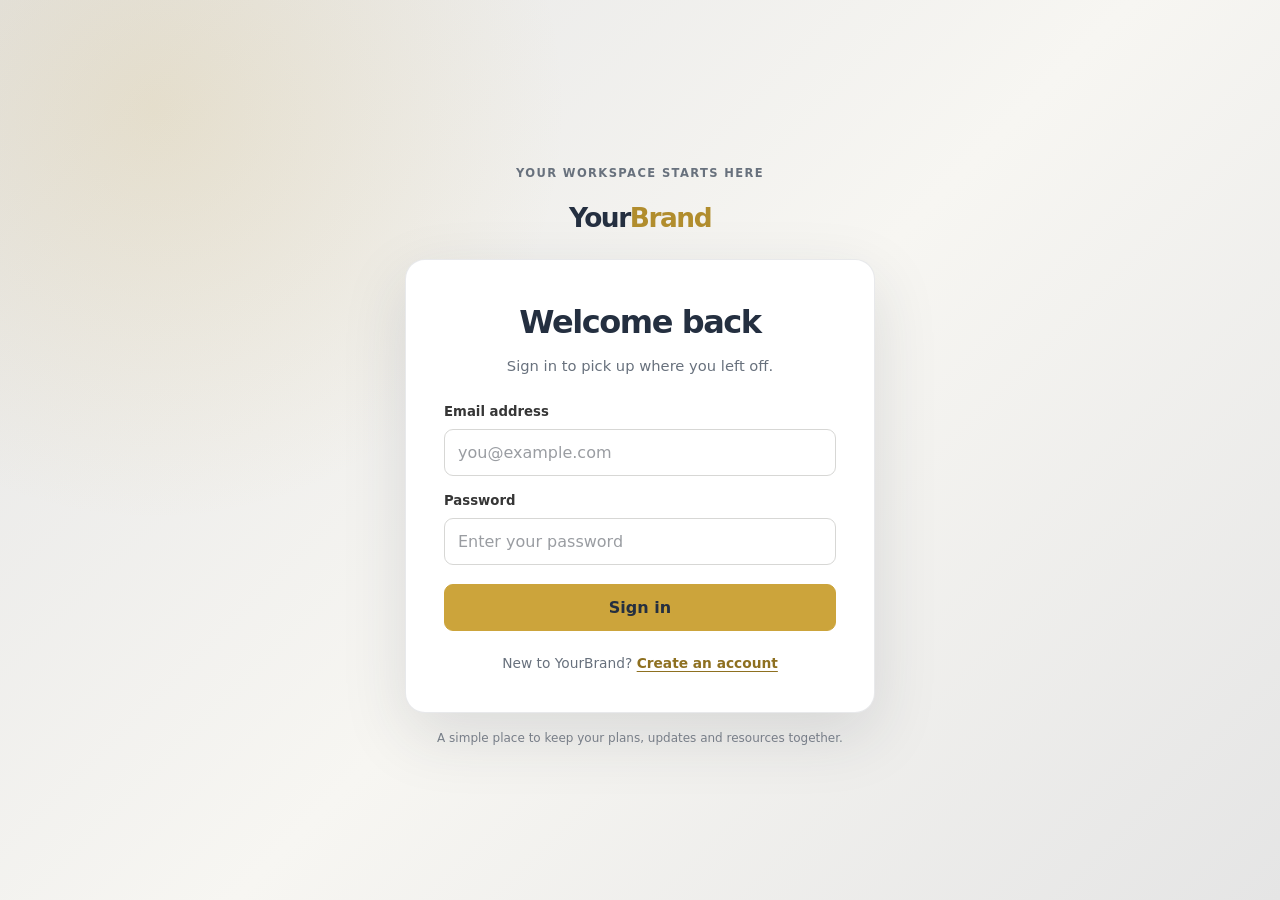
<file: 01-get-started.html>
<!doctype html>
<html lang="en">
<head>
  <meta charset="utf-8">
  <meta name="viewport" content="width=device-width, initial-scale=1">
  <meta name="theme-color" content="#242f40">
  <title>Sign in | YourBrand</title>
  <link rel="stylesheet" href="global.css">
</head>
<body>
  <!-- PAGE 01: SIGN IN -->
  <main class="auth-page">
    <div class="auth-shell">
      <p class="page-label">Your workspace starts here</p>
      <a class="auth-brand" href="01-get-started.html" aria-label="YourBrand home">Your<span>Brand</span></a>
      <section class="auth-card" aria-labelledby="login-title">
        <h1 id="login-title">Welcome back</h1>
        <p class="auth-intro">Sign in to pick up where you left off.</p>
        <p class="auth-message" id="authMessage" role="status" aria-live="polite"></p>
        <form class="auth-form" id="loginForm" novalidate>
          <div class="form-field">
            <label for="login-email">Email address</label>
            <input id="login-email" name="email" type="email" placeholder="you@example.com" autocomplete="email" required>
          </div>
          <div class="form-field">
            <label for="login-password">Password</label>
            <input id="login-password" name="password" type="password" placeholder="Enter your password" autocomplete="current-password" required>
          </div>
          <button class="button button--full" type="submit">Sign in</button>
        </form>
        <p class="auth-footer">New to YourBrand? <a href="02-register.html">Create an account</a></p>
      </section>
      <p class="auth-note">A simple place to keep your plans, updates and resources together.</p>
    </div>
  </main>
  <script src="auth.js"></script>
</body>
</html>
</file>
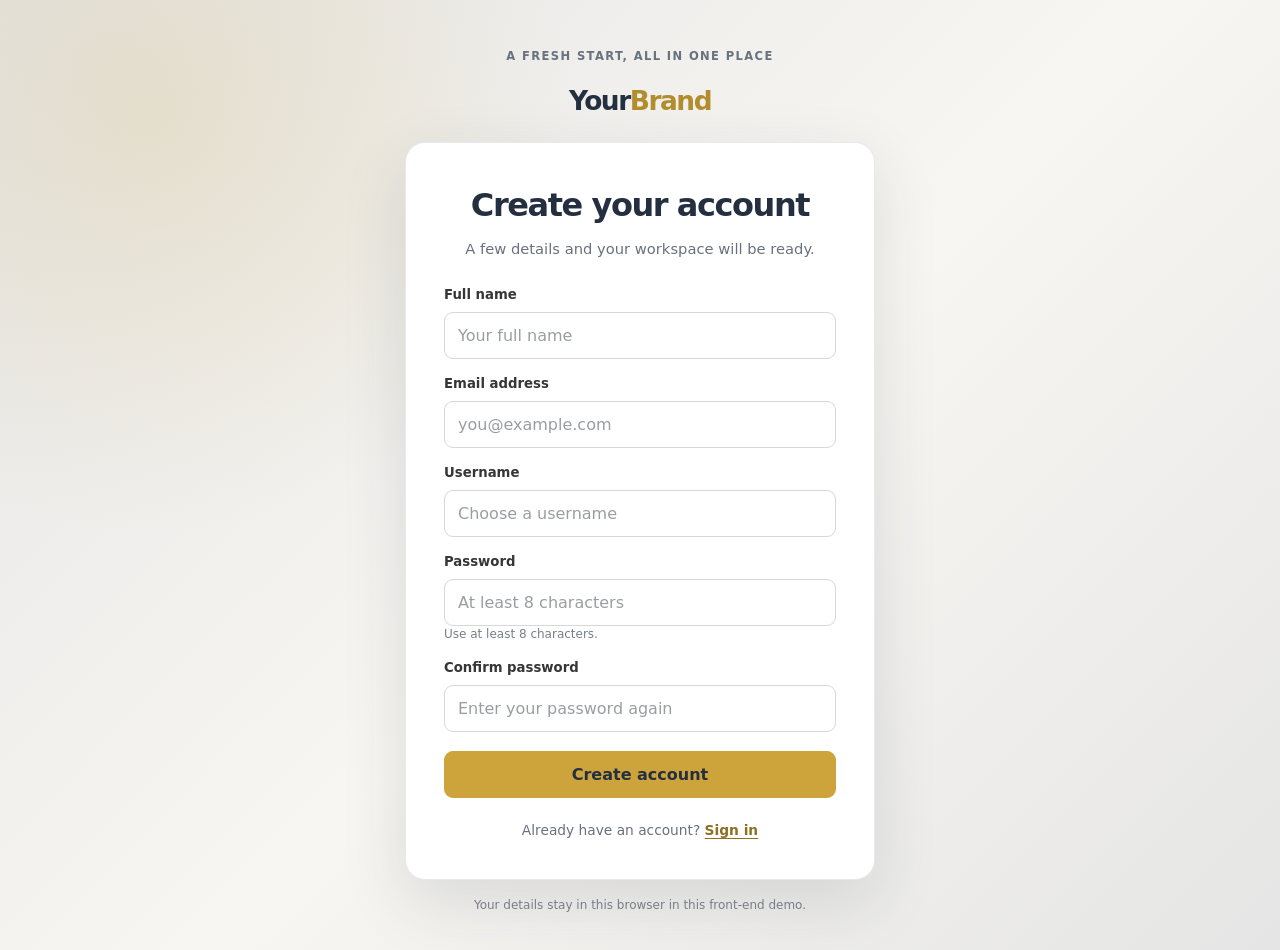
<file: 02-register.html>
<!doctype html>
<html lang="en">
<head>
  <meta charset="utf-8">
  <meta name="viewport" content="width=device-width, initial-scale=1">
  <meta name="theme-color" content="#242f40">
  <title>Create account | YourBrand</title>
  <link rel="stylesheet" href="global.css">
</head>
<body>
  <!-- PAGE 02: CREATE ACCOUNT -->
  <main class="auth-page">
    <div class="auth-shell">
      <p class="page-label">A fresh start, all in one place</p>
      <a class="auth-brand" href="01-get-started.html" aria-label="YourBrand sign in">Your<span>Brand</span></a>
      <section class="auth-card" aria-labelledby="register-title">
        <h1 id="register-title">Create your account</h1>
        <p class="auth-intro">A few details and your workspace will be ready.</p>
        <p class="auth-message" id="authMessage" role="status" aria-live="polite"></p>
        <form class="auth-form" id="registerForm" novalidate>
          <div class="form-field">
            <label for="register-name">Full name</label>
            <input id="register-name" name="name" type="text" placeholder="Your full name" autocomplete="name" required minlength="2">
          </div>
          <div class="form-field">
            <label for="register-email">Email address</label>
            <input id="register-email" name="email" type="email" placeholder="you@example.com" autocomplete="email" required>
          </div>
          <div class="form-field">
            <label for="register-username">Username</label>
            <input id="register-username" name="username" type="text" placeholder="Choose a username" autocomplete="username" required minlength="3">
          </div>
          <div class="form-field">
            <label for="register-password">Password</label>
            <input id="register-password" name="password" type="password" placeholder="At least 8 characters" autocomplete="new-password" required minlength="8">
            <small class="auth-password-hint">Use at least 8 characters.</small>
          </div>
          <div class="form-field">
            <label for="register-confirm">Confirm password</label>
            <input id="register-confirm" name="confirmPassword" type="password" placeholder="Enter your password again" autocomplete="new-password" required>
          </div>
          <button class="button button--full" type="submit">Create account</button>
        </form>
        <p class="auth-footer">Already have an account? <a href="01-get-started.html">Sign in</a></p>
      </section>
      <p class="auth-note">Your details stay in this browser in this front-end demo.</p>
    </div>
  </main>
  <script src="auth.js"></script>
</body>
</html>
</file>
<file: global.css>
/* ==========================================================================
   YourBrand — global stylesheet

   Contents
   1.  Design tokens
   2.  Dark theme
   3.  Base / reset
   4.  Utilities
   5.  App shell & topbar
   6.  Sidebar
   7.  Page header & buttons
   8.  Panels, stats & lists
   9.  Forms
   10. Calendar
   11. Resources
   12. Profile & settings
   13. Messages
   14. Utility rail
   15. Modal & toast
   16. Visibility helpers
   17. Responsive
   18. Auth pages

   Brand colors: charcoal #363636 · navy #242f40 · gold #cca43b
   Light grey #e5e5e5 · white #ffffff
   ========================================================================== */

/* ==========================================================================
   1. Design tokens
   EDIT THESE VARIABLES TO CUSTOMIZE THE WHOLE APP
   ========================================================================== */

:root {
  --color-primary: #cca43b;
  --color-primary-hover: #b18d2d;
  --color-page: #e5e5e5;
  --color-surface: #ffffff;
  --color-surface-muted: #f2f1ed;
  --color-text: #242f40;
  --color-muted: #68717d;
  --color-border: #d7d7d5;
  --color-success: #477653;
  --color-danger: #a94442;

  --font-family: Inter, system-ui, -apple-system, BlinkMacSystemFont, "Segoe UI", sans-serif;

  --content-width: 1440px;
  --sidebar-width: 230px;

  --radius-sm: 9px;
  --radius-md: 14px;
  --radius-lg: 20px;

  --shadow: 0 12px 36px rgba(28, 39, 60, 0.08);
}

/* ==========================================================================
   2. Dark theme
   ========================================================================== */

[data-theme="dark"] {
  --color-page: #242f40;
  --color-surface: #363636;
  --color-surface-muted: #41464e;
  --color-text: #ffffff;
  --color-muted: #d0d2d5;
  --color-border: #555b64;
  --shadow: 0 12px 36px rgba(0, 0, 0, 0.2);
}

/* ==========================================================================
   3. Base / reset
   ========================================================================== */

* {
  box-sizing: border-box;
}

body {
  margin: 0;
  background: var(--color-page);
  color: var(--color-text);
  font-family: var(--font-family);
  line-height: 1.5;
}

button,
input,
textarea,
select {
  font: inherit;
}

button {
  cursor: pointer;
}

a {
  color: inherit;
  text-decoration: none;
}

/* ==========================================================================
   4. Utilities
   ========================================================================== */

.sr-only {
  position: absolute;
  width: 1px;
  height: 1px;
  padding: 0;
  margin: -1px;
  overflow: hidden;
  clip: rect(0, 0, 0, 0);
  white-space: nowrap;
  border: 0;
}

.muted {
  color: var(--color-muted);
}

.small {
  font-size: 0.82rem;
}

/* ==========================================================================
   5. App shell & topbar
   ========================================================================== */

.app-shell {
  width: min(calc(100% - 36px), var(--content-width));
  min-height: 100vh;
  margin: auto;
  padding: 22px 0;
}

.app-topbar {
  display: flex;
  min-height: 68px;
  align-items: center;
  gap: 16px;
  padding: 12px 18px;
  border: 1px solid var(--color-border);
  border-radius: var(--radius-md);
  background: var(--color-surface);
  box-shadow: 0 4px 18px rgba(36, 47, 64, 0.06);
}

.brand {
  font-size: 1.2rem;
  font-weight: 850;
  letter-spacing: -0.04em;
  white-space: nowrap;
}

.brand span {
  color: var(--color-primary);
}

.topbar-search {
  width: min(100%, 470px);
  margin-left: auto;
}

.topbar-search input {
  width: 100%;
  min-height: 42px;
  padding: 0 15px;
  border: 1px solid var(--color-border);
  border-radius: 999px;
  background: var(--color-page);
  color: var(--color-text);
  outline: none;
}

.topbar-actions {
  display: flex;
  align-items: center;
  gap: 9px;
}

.profile-chip {
  display: flex;
  align-items: center;
  gap: 8px;
  padding: 3px 10px 3px 3px;
  border: 1px solid var(--color-border);
  border-radius: 999px;
  background: var(--color-surface);
  color: var(--color-text);
  font-weight: 650;
}

.avatar {
  display: grid;
  width: 34px;
  height: 34px;
  flex: 0 0 auto;
  place-items: center;
  border-radius: 50%;
  background: #f4ecd4;
  color: #242f40;
  font-weight: 800;
}

.app-layout {
  display: grid;
  grid-template-columns: var(--sidebar-width) minmax(0, 1fr) 48px;
  gap: 17px;
  margin-top: 17px;
  align-items: start;
}

/* ==========================================================================
   6. Sidebar
   ========================================================================== */

/* Shared panel surface: sidebar, content cards and the utility rail */
.sidebar,
.content-card,
.utility-rail {
  border: 1px solid var(--color-border);
  border-radius: var(--radius-md);
  background: var(--color-surface);
  box-shadow: 0 4px 18px rgba(36, 47, 64, 0.06);
}

.sidebar {
  position: sticky;
  top: 18px;
  display: flex;
  min-height: calc(100vh - 125px);
  flex-direction: column;
  padding: 15px 11px;
}

.sidebar-heading {
  margin: 5px 10px 10px;
  color: var(--color-muted);
  font-size: 0.69rem;
  font-weight: 850;
  letter-spacing: 0.12em;
  text-transform: uppercase;
}

.sidebar-heading-spaced {
  margin-top: 25px;
}

.sidebar-nav {
  display: grid;
  gap: 5px;
}

.sidebar-link {
  display: flex;
  min-height: 42px;
  align-items: center;
  gap: 11px;
  padding: 0 11px;
  border: 0;
  border-radius: var(--radius-sm);
  background: transparent;
  color: var(--color-muted);
  text-align: left;
  font-size: 0.9rem;
  font-weight: 650;
}

.sidebar-link:hover,
.sidebar-link.is-active {
  background: color-mix(in srgb, var(--color-primary) 10%, transparent);
  color: var(--color-primary);
}

.nav-icon {
  width: 20px;
  text-align: center;
  font-size: 1.05rem;
}

.nav-count {
  margin-left: auto;
  padding: 1px 7px;
  border-radius: 999px;
  background: var(--color-surface-muted);
  font-size: 0.72rem;
}

.sidebar-bottom {
  margin-top: auto;
  padding: 16px 7px 4px;
  border-top: 1px solid var(--color-border);
}

.mini-user {
  display: flex;
  align-items: center;
  gap: 9px;
}

.mini-user strong,
.mini-user small {
  display: block;
}

.mini-user strong {
  font-size: 0.84rem;
}

.mini-user small {
  color: var(--color-muted);
  font-size: 0.72rem;
}

.text-button {
  margin-top: 12px;
  padding: 0;
  border: 0;
  background: none;
  color: var(--color-muted);
  font-size: 0.82rem;
}

.text-button:hover {
  color: var(--color-danger);
}

/* ==========================================================================
   7. Page header & buttons
   ========================================================================== */

.content-area {
  min-width: 0;
}

.page-heading {
  display: flex;
  flex-wrap: wrap;
  align-items: flex-end;
  justify-content: space-between;
  gap: 12px;
  margin: 3px 0 17px;
}

.eyebrow {
  margin: 0 0 5px;
  color: var(--color-muted);
  font-size: 0.7rem;
  font-weight: 850;
  letter-spacing: 0.12em;
  text-transform: uppercase;
}

.page-heading h1 {
  margin: 0;
  font-size: clamp(1.45rem, 3vw, 1.9rem);
  letter-spacing: -0.04em;
}

.page-heading p {
  margin: 4px 0 0;
  color: var(--color-muted);
}

.button {
  display: inline-flex;
  min-height: 40px;
  align-items: center;
  justify-content: center;
  gap: 7px;
  padding: 0 15px;
  border: 1px solid transparent;
  border-radius: var(--radius-sm);
  background: var(--color-primary);
  color: #ffffff;
  font-weight: 750;
}

.button:hover {
  background: var(--color-primary-hover);
}

.button--secondary {
  border-color: var(--color-border);
  background: var(--color-surface);
  color: var(--color-text);
}

.button--secondary:hover {
  background: var(--color-surface-muted);
}

.button--danger {
  background: var(--color-danger);
}

/* ==========================================================================
   8. Panels, stats & lists
   ========================================================================== */

.content-card {
  padding: clamp(17px, 3vw, 27px);
  margin-bottom: 16px;
}

.content-card h2 {
  margin: 0 0 13px;
  font-size: 1.08rem;
}

/* Stats */
.stats-grid {
  display: grid;
  grid-template-columns: repeat(3, minmax(0, 1fr));
  gap: 13px;
  margin-bottom: 16px;
}

.stat-card {
  padding: 17px;
  border: 1px solid var(--color-border);
  border-radius: var(--radius-md);
  background: var(--color-surface);
}

.stat-card span {
  color: var(--color-muted);
  font-size: 0.8rem;
}

.stat-card strong {
  display: block;
  margin-top: 5px;
  font-size: 1.7rem;
  letter-spacing: -0.04em;
}

/* Two-column overview */
.grid-two {
  display: grid;
  grid-template-columns: 1.25fr 1fr;
  gap: 16px;
}

.welcome-panel {
  display: flex;
  min-height: 215px;
  flex-direction: column;
  align-items: flex-start;
  justify-content: center;
  padding: 26px;
  border: 1px solid var(--color-border);
  border-radius: var(--radius-md);
  background: linear-gradient(135deg, #ffffff 0%, #f2f0e9 100%);
}

.welcome-panel h2 {
  font-size: 1.5rem;
}

.welcome-panel p {
  max-width: 530px;
  color: var(--color-muted);
}

/* Lists */
.list {
  display: grid;
  gap: 10px;
}

.list-row {
  display: flex;
  align-items: center;
  gap: 12px;
  padding: 12px 0;
  border-bottom: 1px solid var(--color-border);
}

.list-row:last-child {
  border-bottom: 0;
}

.list-row-main {
  min-width: 0;
  flex: 1;
}

.list-row-main strong {
  display: block;
  font-size: 0.9rem;
}

.list-row-main small {
  display: block;
  color: var(--color-muted);
}

.row-actions {
  display: flex;
  gap: 6px;
  align-items: center;
}

/* Pills */
.pill {
  display: inline-flex;
  align-items: center;
  padding: 4px 9px;
  border-radius: 999px;
  background: var(--color-surface-muted);
  color: var(--color-muted);
  font-size: 0.72rem;
  font-weight: 750;
}

.pill.blue {
  background: #eaf0ff;
  color: #315fc8;
}

.pill.green {
  background: #e8f6ef;
  color: #25845b;
}

/* Empty state */
.empty-state {
  padding: 30px 16px;
  border: 1px dashed var(--color-border);
  border-radius: var(--radius-md);
  color: var(--color-muted);
  text-align: center;
}

/* Toolbar */
.toolbar {
  display: flex;
  flex-wrap: wrap;
  align-items: center;
  gap: 9px;
  margin-bottom: 14px;
}

.toolbar .spacer {
  flex: 1;
}

/* ==========================================================================
   9. Forms
   ========================================================================== */

.input,
.select,
.textarea {
  width: 100%;
  min-height: 42px;
  padding: 9px 12px;
  border: 1px solid var(--color-border);
  border-radius: var(--radius-sm);
  background: var(--color-surface);
  color: var(--color-text);
  outline: none;
}

.textarea {
  min-height: 110px;
  resize: vertical;
}

.input:focus,
.select:focus,
.textarea:focus {
  border-color: var(--color-primary);
  box-shadow: 0 0 0 3px color-mix(in srgb, var(--color-primary) 14%, transparent);
}

.field {
  display: grid;
  gap: 6px;
  margin-bottom: 13px;
}

.field label {
  font-size: 0.82rem;
  font-weight: 750;
}

/* ==========================================================================
   10. Calendar
   ========================================================================== */

.calendar-top {
  display: flex;
  align-items: center;
  justify-content: space-between;
  gap: 12px;
  margin-bottom: 13px;
}

.calendar-top h2 {
  margin: 0;
}

.calendar-grid {
  display: grid;
  grid-template-columns: repeat(7, minmax(0, 1fr));
  border-top: 1px solid var(--color-border);
  border-left: 1px solid var(--color-border);
  border-radius: 8px;
  overflow: hidden;
}

.calendar-weekday,
.calendar-day {
  min-width: 0;
  padding: 8px;
  border-right: 1px solid var(--color-border);
  border-bottom: 1px solid var(--color-border);
  background: var(--color-surface);
}

.calendar-weekday {
  color: var(--color-muted);
  font-size: 0.72rem;
  font-weight: 800;
  text-align: center;
  background: var(--color-surface-muted);
}

.calendar-day {
  min-height: 93px;
  text-align: left;
  vertical-align: top;
}

.calendar-day.outside {
  background: var(--color-page);
  color: #a0a6b1;
}

.calendar-day.today {
  outline: 2px solid var(--color-primary);
  outline-offset: -2px;
}

.day-number {
  font-size: 0.78rem;
  font-weight: 800;
}

.event-chip {
  display: block;
  width: 100%;
  overflow: hidden;
  margin-top: 5px;
  padding: 3px 5px;
  border: 0;
  border-radius: 4px;
  background: #f4ecd4;
  color: #242f40;
  text-align: left;
  text-overflow: ellipsis;
  white-space: nowrap;
  font-size: 0.68rem;
}

.calendar-day:hover {
  background: color-mix(in srgb, var(--color-primary) 6%, var(--color-surface));
}

/* ==========================================================================
   11. Resources
   ========================================================================== */

.resource-grid {
  display: grid;
  grid-template-columns: repeat(2, minmax(0, 1fr));
  gap: 13px;
}

.resource-card {
  padding: 17px;
  border: 1px solid var(--color-border);
  border-radius: var(--radius-md);
  background: var(--color-surface);
}

.resource-card h3 {
  margin: 8px 0 5px;
  font-size: 1rem;
}

.resource-card p {
  margin: 0 0 13px;
  color: var(--color-muted);
  font-size: 0.85rem;
}

/* ==========================================================================
   12. Profile & settings
   ========================================================================== */

.profile-layout {
  display: grid;
  grid-template-columns: 180px 1fr;
  gap: 20px;
}

.profile-preview {
  text-align: center;
  padding: 20px;
  border: 1px solid var(--color-border);
  border-radius: var(--radius-md);
}

.profile-avatar {
  display: grid;
  width: 82px;
  height: 82px;
  margin: 0 auto 12px;
  place-items: center;
  border-radius: 50%;
  background: #f4ecd4;
  color: #242f40;
  font-size: 1.8rem;
  font-weight: 850;
}

.setting-row {
  display: flex;
  align-items: center;
  justify-content: space-between;
  gap: 14px;
  padding: 14px 0;
  border-bottom: 1px solid var(--color-border);
}

.setting-row:last-child {
  border: 0;
}

.switch {
  width: 44px;
  height: 25px;
  accent-color: var(--color-primary);
}

/* ==========================================================================
   13. Messages
   ========================================================================== */

.message-layout {
  display: grid;
  grid-template-columns: 230px 1fr;
  min-height: 400px;
  border: 1px solid var(--color-border);
  border-radius: var(--radius-md);
  overflow: hidden;
}

.message-list {
  padding: 12px;
  border-right: 1px solid var(--color-border);
}

.message-thread {
  padding: 20px;
}

.message-person {
  display: block;
  width: 100%;
  padding: 12px;
  border: 0;
  border-radius: 8px;
  background: transparent;
  color: var(--color-text);
  text-align: left;
}

.message-person.active,
.message-person:hover {
  background: var(--color-surface-muted);
}

/* ==========================================================================
   14. Utility rail
   ========================================================================== */

.utility-rail {
  display: grid;
  justify-items: center;
  gap: 9px;
  padding: 10px 5px;
  position: sticky;
  top: 18px;
}

.icon-button {
  display: grid;
  width: 38px;
  height: 38px;
  place-items: center;
  border: 1px solid var(--color-border);
  border-radius: 50%;
  background: var(--color-surface);
  color: var(--color-text);
  font-size: 1rem;
}

.icon-button:hover {
  border-color: var(--color-primary);
  color: var(--color-primary);
}

.utility-rail .icon-button {
  width: 35px;
  height: 35px;
}

/* ==========================================================================
   15. Modal & toast
   ========================================================================== */

.modal {
  width: min(94vw, 510px);
  max-width: 510px;
  padding: 0;
  border: 1px solid var(--color-border);
  border-radius: 16px;
  background: var(--color-surface);
  color: var(--color-text);
  box-shadow: var(--shadow);
}

.modal::backdrop {
  background: rgba(16, 24, 40, 0.48);
}

.modal-card {
  padding: 22px;
}

.modal-heading {
  display: flex;
  align-items: flex-start;
  justify-content: space-between;
  margin-bottom: 20px;
}

.modal-heading h2 {
  margin: 0;
}

.modal-actions {
  display: flex;
  justify-content: flex-end;
  gap: 9px;
  margin-top: 18px;
}

.toast {
  position: fixed;
  right: 22px;
  bottom: 22px;
  z-index: 20;
  max-width: min(90vw, 360px);
  padding: 12px 16px;
  border-radius: 10px;
  background: #202633;
  color: #ffffff;
  box-shadow: var(--shadow);
  opacity: 0;
  pointer-events: none;
  transform: translateY(10px);
  transition: 0.2s;
}

.toast.show {
  opacity: 1;
  transform: translateY(0);
}

/* ==========================================================================
   16. Visibility helpers
   ========================================================================== */

.mobile-menu {
  display: none;
}

.hidden {
  display: none !important;
}

/* ==========================================================================
   17. Responsive
   ========================================================================== */

@media (max-width: 1000px) {
  :root {
    --sidebar-width: 195px;
  }

  .app-layout {
    grid-template-columns: var(--sidebar-width) minmax(0, 1fr);
  }

  .utility-rail {
    display: none;
  }

  .grid-two {
    grid-template-columns: 1fr;
  }
}

@media (max-width: 700px) {
  .app-shell {
    width: calc(100% - 20px);
    padding: 10px 0;
  }

  .app-topbar {
    flex-wrap: wrap;
    padding: 10px;
  }

  .mobile-menu {
    display: grid;
  }

  .topbar-search {
    order: 4;
    width: 100%;
    max-width: none;
  }

  .topbar-actions {
    margin-left: auto;
  }

  .profile-chip #topUserName {
    display: none;
  }

  .app-layout {
    grid-template-columns: 1fr;
    gap: 10px;
  }

  .sidebar {
    display: none;
    position: static;
    min-height: 0;
  }

  .sidebar.open {
    display: block;
  }

  .sidebar-nav {
    grid-template-columns: repeat(2, minmax(0, 1fr));
  }

  .sidebar-bottom {
    margin-top: 15px;
  }

  .stats-grid {
    grid-template-columns: 1fr 1fr;
  }

  .stats-grid .stat-card:last-child {
    grid-column: span 2;
  }

  .profile-layout,
  .message-layout {
    grid-template-columns: 1fr;
  }

  .message-list {
    border-right: 0;
    border-bottom: 1px solid var(--color-border);
  }

  .calendar-day {
    min-height: 70px;
    padding: 4px;
  }

  .event-chip {
    font-size: 0.58rem;
    padding: 2px;
  }

  .calendar-weekday {
    font-size: 0.62rem;
    padding: 6px 2px;
  }
}

@media (max-width: 420px) {
  .stats-grid {
    grid-template-columns: 1fr;
  }

  .stats-grid .stat-card:last-child {
    grid-column: auto;
  }

  .resource-grid {
    grid-template-columns: 1fr;
  }

  .page-heading .button {
    width: 100%;
  }
}

/* ==========================================================================
   18. Auth pages
   Shared by 01-get-started.html and 02-register.html.
   ========================================================================== */

.auth-page {
  min-height: 100vh;
  display: grid;
  place-items: center;
  padding: 36px 18px;
  background:
    radial-gradient(circle at 12% 12%, rgba(204, 164, 59, 0.16), transparent 30%),
    linear-gradient(135deg, var(--color-page) 0%, #f7f6f2 52%, var(--color-page) 100%);
}

.auth-shell {
  width: min(100%, 470px);
  margin: auto;
}

.page-label {
  margin-bottom: 16px;
  color: var(--color-muted);
  font-size: 0.72rem;
  font-weight: 800;
  letter-spacing: 0.12em;
  text-align: center;
  text-transform: uppercase;
}

.auth-brand {
  display: block;
  width: fit-content;
  margin: 0 auto 22px;
  color: var(--color-text);
  font-size: 1.65rem;
  font-weight: 900;
  letter-spacing: -0.055em;
}

.auth-brand span {
  color: var(--color-primary-hover);
}

.auth-card {
  padding: clamp(24px, 5vw, 38px);
  border: 1px solid rgba(36, 47, 64, 0.1);
  border-radius: 20px;
  background: var(--color-surface);
  box-shadow: 0 22px 65px rgba(36, 47, 64, 0.13);
}

.auth-card h1 {
  margin: 0;
  color: var(--color-text);
  font-size: clamp(1.65rem, 4vw, 2rem);
  letter-spacing: -0.045em;
  text-align: center;
}

.auth-intro {
  margin: 9px 0 25px;
  color: var(--color-muted);
  font-size: 0.92rem;
  text-align: center;
}

.auth-form {
  display: grid;
  gap: 15px;
}

.form-field {
  display: grid;
  gap: 7px;
}

.form-field label {
  color: #363636;
  font-size: 0.83rem;
  font-weight: 750;
}

.form-field input {
  width: 100%;
  min-height: 47px;
  padding: 10px 13px;
  border: 1px solid var(--color-border);
  border-radius: 9px;
  outline: none;
  background: var(--color-surface);
  color: var(--color-text);
  transition: border-color 0.18s ease, box-shadow 0.18s ease;
}

.form-field input::placeholder {
  color: #9a9da2;
}

.form-field input:focus {
  border-color: var(--color-primary);
  box-shadow: 0 0 0 3px rgba(204, 164, 59, 0.17);
}

.button--full {
  width: 100%;
  min-height: 47px;
  margin-top: 4px;
}

.auth-card .button {
  border-color: var(--color-primary);
  background: var(--color-primary);
  color: var(--color-text);
}

.auth-card .button:hover {
  background: var(--color-primary-hover);
}

.auth-footer {
  margin: 22px 0 0;
  color: var(--color-muted);
  font-size: 0.86rem;
  text-align: center;
}

.auth-footer a {
  color: #8e7020;
  font-weight: 800;
  text-decoration: underline;
  text-underline-offset: 3px;
}

.auth-footer a:hover {
  color: var(--color-text);
}

.auth-note {
  margin: 16px 0 0;
  color: #777e88;
  font-size: 0.75rem;
  text-align: center;
}

.auth-message {
  display: none;
  margin: 0 0 15px;
  padding: 10px 12px;
  border: 1px solid #e6d6a5;
  border-radius: 8px;
  background: #fbf6e8;
  color: #665018;
  font-size: 0.82rem;
}

.auth-message.is-visible {
  display: block;
}

.auth-password-hint {
  color: #777e88;
  font-size: 0.75rem;
  margin-top: -8px;
}

.auth-form .form-field input[aria-invalid="true"] {
  border-color: var(--color-danger);
}

.auth-links {
  display: flex;
  justify-content: space-between;
  gap: 12px;
  margin-top: 16px;
}

.auth-links a {
  color: #8e7020;
  font-size: 0.82rem;
  font-weight: 750;
}

@media (max-width: 480px) {
  .auth-page {
    padding: 22px 13px;
  }

  .auth-card {
    border-radius: 15px;
  }
}
</file>
